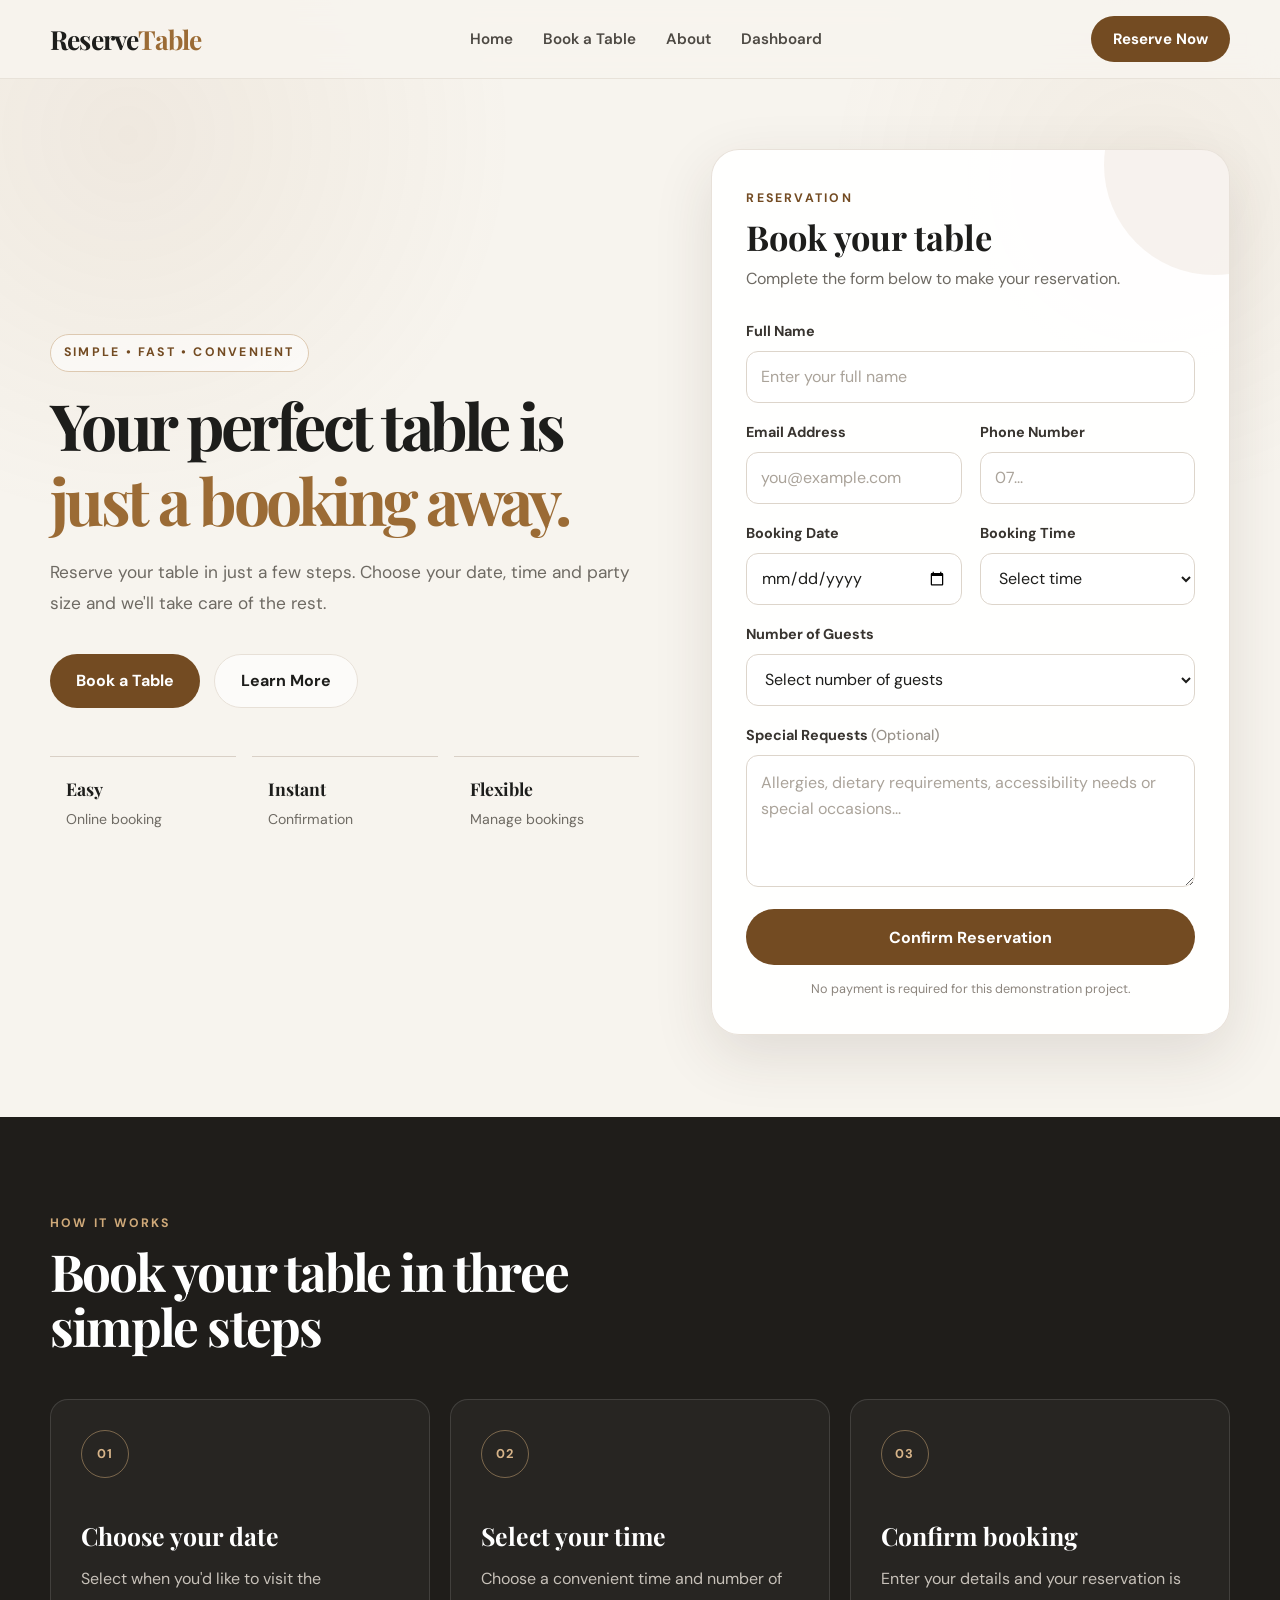
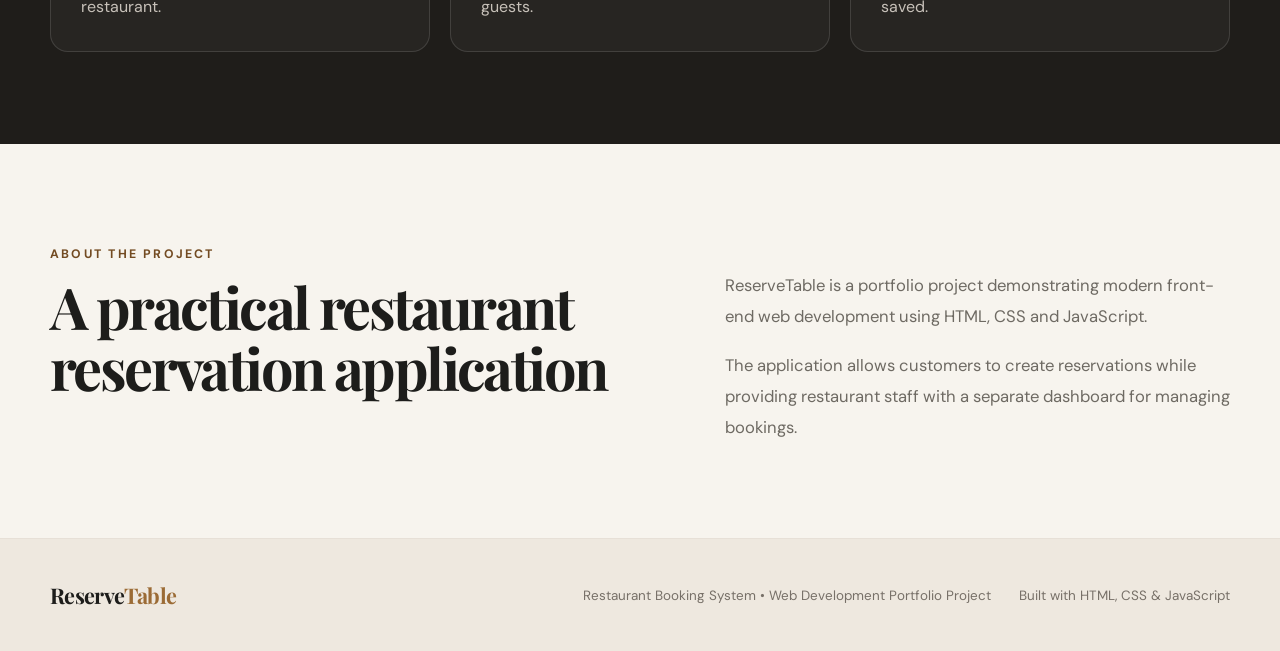
<file: index.html>
<!DOCTYPE html>
<html lang="en">
<head>
  <meta charset="UTF-8">
  <meta name="viewport" content="width=device-width, initial-scale=1.0">

  <meta
    name="description"
    content="A modern restaurant table reservation system built with HTML, CSS and JavaScript."
  >

  <title>ReserveTable | Restaurant Booking System</title>

  <link rel="preconnect" href="https://fonts.googleapis.com">
  <link rel="preconnect" href="https://fonts.gstatic.com" crossorigin>

  <link
    href="https://fonts.googleapis.com/css2?family=DM+Sans:wght@400;500;600;700&family=Playfair+Display:wght@600;700&display=swap"
    rel="stylesheet"
  >

  <link rel="stylesheet" href="style.css">
</head>

<body>

  <!-- =========================
       HEADER
  ========================== -->
  <header class="header">
    <div class="container nav-container">

      <a href="index.html" class="logo">
        Reserve<span>Table</span>
      </a>

      <nav class="navigation">
        <a href="#home">Home</a>
        <a href="#booking">Book a Table</a>
        <a href="#about">About</a>
        <a href="bookings.html">Dashboard</a>
      </nav>

      <a href="#booking" class="nav-button">
        Reserve Now
      </a>

      <button
        class="mobile-menu-button"
        id="mobile-menu-button"
        aria-label="Open navigation menu"
      >
        ☰
      </button>

    </div>
  </header>


  <!-- =========================
       HERO
  ========================== -->
  <main>

    <section class="hero" id="home">

      <div class="container hero-grid">

        <div class="hero-content">

          <span class="eyebrow">
            Simple • Fast • Convenient
          </span>

          <h1>
            Your perfect table is
            <span>just a booking away.</span>
          </h1>

          <p>
            Reserve your table in just a few steps.
            Choose your date, time and party size and
            we'll take care of the rest.
          </p>

          <div class="hero-actions">

            <a href="#booking" class="primary-button">
              Book a Table
            </a>

            <a href="#about" class="secondary-button">
              Learn More
            </a>

          </div>

          <div class="hero-features">

            <div>
              <strong>Easy</strong>
              <span>Online booking</span>
            </div>

            <div>
              <strong>Instant</strong>
              <span>Confirmation</span>
            </div>

            <div>
              <strong>Flexible</strong>
              <span>Manage bookings</span>
            </div>

          </div>

        </div>


        <!-- =========================
             BOOKING FORM
        ========================== -->

        <div class="booking-card" id="booking">

          <div class="booking-heading">

            <span class="form-label">
              RESERVATION
            </span>

            <h2>Book your table</h2>

            <p>
              Complete the form below to make your reservation.
            </p>

          </div>


          <form id="booking-form">

            <div class="form-grid">


              <!-- Name -->

              <div class="form-group full-width">

                <label for="name">
                  Full Name
                </label>

                <input
                  type="text"
                  id="name"
                  name="name"
                  placeholder="Enter your full name"
                  required
                >

              </div>


              <!-- Email -->

              <div class="form-group">

                <label for="email">
                  Email Address
                </label>

                <input
                  type="email"
                  id="email"
                  name="email"
                  placeholder="you@example.com"
                  required
                >

              </div>


              <!-- Phone -->

              <div class="form-group">

                <label for="phone">
                  Phone Number
                </label>

                <input
                  type="tel"
                  id="phone"
                  name="phone"
                  placeholder="07..."
                  required
                >

              </div>


              <!-- Date -->

              <div class="form-group">

                <label for="date">
                  Booking Date
                </label>

                <input
                  type="date"
                  id="date"
                  name="date"
                  required
                >

              </div>


              <!-- Time -->

              <div class="form-group">

                <label for="time">
                  Booking Time
                </label>

                <select
                  id="time"
                  name="time"
                  required
                >

                  <option value="">
                    Select time
                  </option>

                  <option>17:30</option>
                  <option>18:00</option>
                  <option>18:30</option>
                  <option>19:00</option>
                  <option>19:30</option>
                  <option>20:00</option>
                  <option>20:30</option>
                  <option>21:00</option>
                  <option>21:30</option>
                  <option>22:00</option>

                </select>

              </div>


              <!-- Guests -->

              <div class="form-group full-width">

                <label for="guests">
                  Number of Guests
                </label>

                <select
                  id="guests"
                  name="guests"
                  required
                >

                  <option value="">
                    Select number of guests
                  </option>

                  <option value="1">1 Guest</option>
                  <option value="2">2 Guests</option>
                  <option value="3">3 Guests</option>
                  <option value="4">4 Guests</option>
                  <option value="5">5 Guests</option>
                  <option value="6">6 Guests</option>
                  <option value="7">7 Guests</option>
                  <option value="8">8 Guests</option>
                  <option value="9">9 Guests</option>
                  <option value="10">10 Guests</option>
                  <option value="11">11+ Guests</option>

                </select>

              </div>


              <!-- Requests -->

              <div class="form-group full-width">

                <label for="requests">
                  Special Requests
                  <span>(Optional)</span>
                </label>

                <textarea
                  id="requests"
                  name="requests"
                  rows="4"
                  placeholder="Allergies, dietary requirements, accessibility needs or special occasions..."
                ></textarea>

              </div>

            </div>


            <button
              type="submit"
              class="booking-button"
            >
              Confirm Reservation
            </button>


            <p class="booking-note">
              No payment is required for this demonstration project.
            </p>

          </form>


          <div
            class="success-message"
            id="success-message"
            aria-live="polite"
          ></div>

        </div>

      </div>

    </section>


    <!-- =========================
         HOW IT WORKS
    ========================== -->

    <section class="steps-section">

      <div class="container">

        <div class="section-heading">

          <span>HOW IT WORKS</span>

          <h2>
            Book your table in three simple steps
          </h2>

        </div>


        <div class="steps-grid">

          <article class="step-card">

            <span class="step-number">
              01
            </span>

            <h3>
              Choose your date
            </h3>

            <p>
              Select when you'd like to visit the restaurant.
            </p>

          </article>


          <article class="step-card">

            <span class="step-number">
              02
            </span>

            <h3>
              Select your time
            </h3>

            <p>
              Choose a convenient time and number of guests.
            </p>

          </article>


          <article class="step-card">

            <span class="step-number">
              03
            </span>

            <h3>
              Confirm booking
            </h3>

            <p>
              Enter your details and your reservation is saved.
            </p>

          </article>

        </div>

      </div>

    </section>


    <!-- =========================
         ABOUT
    ========================== -->

    <section
      class="about-section"
      id="about"
    >

      <div class="container about-grid">

        <div>

          <span class="section-label">
            ABOUT THE PROJECT
          </span>

          <h2>
            A practical restaurant reservation application
          </h2>

        </div>


        <div class="about-text">

          <p>
            ReserveTable is a portfolio project demonstrating
            modern front-end web development using HTML,
            CSS and JavaScript.
          </p>

          <p>
            The application allows customers to create
            reservations while providing restaurant staff
            with a separate dashboard for managing bookings.
          </p>

        </div>

      </div>

    </section>

  </main>


  <!-- =========================
       FOOTER
  ========================== -->

  <footer class="footer">

    <div class="container footer-content">

      <a href="index.html" class="logo footer-logo">
        Reserve<span>Table</span>
      </a>

      <p>
        Restaurant Booking System • Web Development Portfolio Project
      </p>

      <p>
        Built with HTML, CSS & JavaScript
      </p>

    </div>

  </footer>


  <script src="script.js"></script>

</body>
</html>
</file>
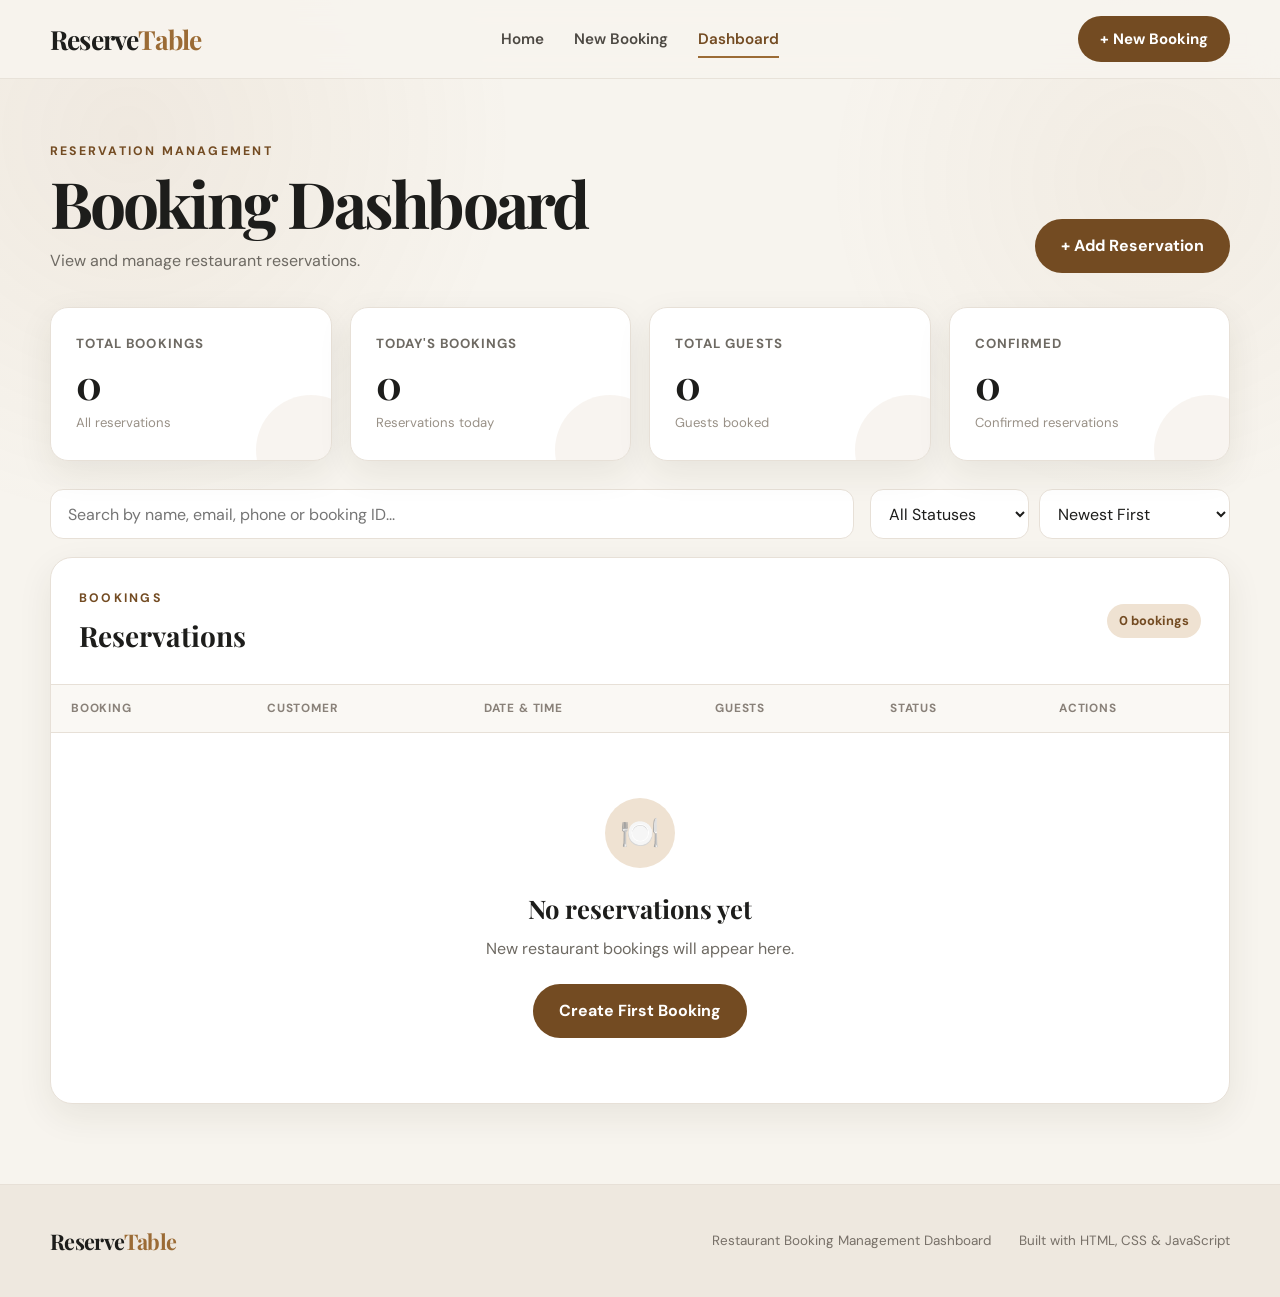
<file: bookings.html>
<!DOCTYPE html>
<html lang="en">

<head>

  <meta charset="UTF-8">

  <meta
    name="viewport"
    content="width=device-width, initial-scale=1.0"
  >

  <meta
    name="description"
    content="Restaurant reservation management dashboard."
  >

  <title>
    Booking Dashboard | ReserveTable
  </title>


  <!-- Google Fonts -->

  <link
    rel="preconnect"
    href="https://fonts.googleapis.com"
  >

  <link
    rel="preconnect"
    href="https://fonts.gstatic.com"
    crossorigin
  >

  <link
    href="https://fonts.googleapis.com/css2?family=DM+Sans:wght@400;500;600;700&family=Playfair+Display:wght@600;700&display=swap"
    rel="stylesheet"
  >


  <!-- Main CSS -->

  <link
    rel="stylesheet"
    href="style.css"
  >

</head>


<body class="dashboard-page">


  <!-- =========================
       HEADER
  ========================== -->

  <header class="header">

    <div class="container nav-container">

      <a
        href="index.html"
        class="logo"
      >
        Reserve<span>Table</span>
      </a>


      <nav class="navigation">

        <a href="index.html">
          Home
        </a>

        <a href="index.html#booking">
          New Booking
        </a>

        <a
          href="bookings.html"
          class="active-link"
        >
          Dashboard
        </a>

      </nav>


      <a
        href="index.html#booking"
        class="nav-button"
      >
        + New Booking
      </a>


      <button
        class="mobile-menu-button"
        id="mobile-menu-button"
        aria-label="Open navigation menu"
      >
        ☰
      </button>

    </div>

  </header>



  <!-- =========================
       MAIN DASHBOARD
  ========================== -->

  <main class="dashboard-main">


    <!-- Dashboard Heading -->

    <section class="dashboard-intro">

      <div class="container">

        <span class="section-label">
          RESERVATION MANAGEMENT
        </span>

        <div class="dashboard-title-row">

          <div>

            <h1>
              Booking Dashboard
            </h1>

            <p>
              View and manage restaurant reservations.
            </p>

          </div>


          <a
            href="index.html#booking"
            class="primary-button dashboard-add-button"
          >
            + Add Reservation
          </a>

        </div>

      </div>

    </section>



    <!-- =========================
         STATISTICS
    ========================== -->

    <section class="container">

      <div class="stats-grid">


        <!-- Total Bookings -->

        <article class="stat-card">

          <span class="stat-label">
            Total Bookings
          </span>

          <strong id="total-bookings">
            0
          </strong>

          <span class="stat-description">
            All reservations
          </span>

        </article>



        <!-- Today's Bookings -->

        <article class="stat-card">

          <span class="stat-label">
            Today's Bookings
          </span>

          <strong id="today-bookings">
            0
          </strong>

          <span class="stat-description">
            Reservations today
          </span>

        </article>



        <!-- Total Guests -->

        <article class="stat-card">

          <span class="stat-label">
            Total Guests
          </span>

          <strong id="total-guests">
            0
          </strong>

          <span class="stat-description">
            Guests booked
          </span>

        </article>



        <!-- Confirmed -->

        <article class="stat-card">

          <span class="stat-label">
            Confirmed
          </span>

          <strong id="confirmed-bookings">
            0
          </strong>

          <span class="stat-description">
            Confirmed reservations
          </span>

        </article>


      </div>

    </section>



    <!-- =========================
         BOOKINGS SECTION
    ========================== -->

    <section class="container bookings-section">


      <!-- Toolbar -->

      <div class="dashboard-toolbar">


        <!-- Search -->

        <div class="search-box">

          <label
            for="booking-search"
            class="sr-only"
          >
            Search bookings
          </label>

          <input
            type="search"
            id="booking-search"
            placeholder="Search by name, email, phone or booking ID..."
          >

        </div>



        <!-- Filters -->

        <div class="filter-group">


          <select
            id="status-filter"
            aria-label="Filter by booking status"
          >

            <option value="all">
              All Statuses
            </option>

            <option value="Confirmed">
              Confirmed
            </option>

            <option value="Cancelled">
              Cancelled
            </option>

          </select>


          <select
            id="sort-filter"
            aria-label="Sort bookings"
          >

            <option value="newest">
              Newest First
            </option>

            <option value="date">
              Booking Date
            </option>

            <option value="name">
              Customer Name
            </option>

          </select>


        </div>

      </div>



      <!-- Dashboard Card -->

      <div class="bookings-panel">


        <!-- Panel Heading -->

        <div class="bookings-panel-header">

          <div>

            <span class="form-label">
              BOOKINGS
            </span>

            <h2>
              Reservations
            </h2>

          </div>


          <span
            class="booking-result-count"
            id="booking-result-count"
          >
            0 bookings
          </span>

        </div>



        <!-- Table -->

        <div class="table-wrapper">

          <table class="bookings-table">


            <thead>

              <tr>

                <th>
                  Booking
                </th>

                <th>
                  Customer
                </th>

                <th>
                  Date & Time
                </th>

                <th>
                  Guests
                </th>

                <th>
                  Status
                </th>

                <th>
                  Actions
                </th>

              </tr>

            </thead>



            <tbody id="bookings-table-body">

              <!--
                JavaScript will add
                reservations here
              -->

            </tbody>


          </table>

        </div>



        <!-- Empty State -->

        <div
          class="empty-bookings"
          id="empty-bookings"
        >

          <div class="empty-icon">
            🍽️
          </div>

          <h3>
            No reservations yet
          </h3>

          <p>
            New restaurant bookings will appear here.
          </p>

          <a
            href="index.html#booking"
            class="primary-button"
          >
            Create First Booking
          </a>

        </div>


      </div>

    </section>


  </main>



  <!-- =========================
       EDIT BOOKING MODAL
  ========================== -->

  <div
    class="modal"
    id="edit-modal"
    aria-hidden="true"
  >

    <div class="modal-overlay"></div>


    <div
      class="modal-card"
      role="dialog"
      aria-modal="true"
      aria-labelledby="edit-modal-title"
    >


      <div class="modal-header">

        <div>

          <span class="form-label">
            EDIT RESERVATION
          </span>

          <h2 id="edit-modal-title">
            Update Booking
          </h2>

        </div>


        <button
          type="button"
          id="close-modal"
          class="modal-close"
          aria-label="Close edit form"
        >
          ×
        </button>

      </div>



      <form id="edit-booking-form">


        <input
          type="hidden"
          id="edit-id"
        >


        <div class="form-grid">


          <!-- Name -->

          <div class="form-group full-width">

            <label for="edit-name">
              Customer Name
            </label>

            <input
              type="text"
              id="edit-name"
              required
            >

          </div>



          <!-- Email -->

          <div class="form-group">

            <label for="edit-email">
              Email
            </label>

            <input
              type="email"
              id="edit-email"
              required
            >

          </div>



          <!-- Phone -->

          <div class="form-group">

            <label for="edit-phone">
              Phone
            </label>

            <input
              type="tel"
              id="edit-phone"
              required
            >

          </div>



          <!-- Date -->

          <div class="form-group">

            <label for="edit-date">
              Date
            </label>

            <input
              type="date"
              id="edit-date"
              required
            >

          </div>



          <!-- Time -->

          <div class="form-group">

            <label for="edit-time">
              Time
            </label>

            <select
              id="edit-time"
              required
            >

              <option value="17:30">
                17:30
              </option>

              <option value="18:00">
                18:00
              </option>

              <option value="18:30">
                18:30
              </option>

              <option value="19:00">
                19:00
              </option>

              <option value="19:30">
                19:30
              </option>

              <option value="20:00">
                20:00
              </option>

              <option value="20:30">
                20:30
              </option>

              <option value="21:00">
                21:00
              </option>

              <option value="21:30">
                21:30
              </option>

              <option value="22:00">
                22:00
              </option>

            </select>

          </div>



          <!-- Guests -->

          <div class="form-group">

            <label for="edit-guests">
              Guests
            </label>

            <input
              type="number"
              id="edit-guests"
              min="1"
              max="50"
              required
            >

          </div>



          <!-- Status -->

          <div class="form-group">

            <label for="edit-status">
              Status
            </label>

            <select
              id="edit-status"
              required
            >

              <option value="Confirmed">
                Confirmed
              </option>

              <option value="Cancelled">
                Cancelled
              </option>

            </select>

          </div>



          <!-- Requests -->

          <div class="form-group full-width">

            <label for="edit-requests">
              Special Requests
            </label>

            <textarea
              id="edit-requests"
              rows="4"
            ></textarea>

          </div>


        </div>



        <div class="modal-actions">

          <button
            type="button"
            class="secondary-button"
            id="cancel-edit"
          >
            Cancel
          </button>


          <button
            type="submit"
            class="booking-button"
          >
            Save Changes
          </button>

        </div>


      </form>


    </div>

  </div>



  <!-- =========================
       DELETE CONFIRMATION
  ========================== -->

  <div
    class="modal"
    id="delete-modal"
    aria-hidden="true"
  >

    <div class="modal-overlay"></div>


    <div class="modal-card delete-modal-card">

      <div class="delete-icon">
        !
      </div>

      <h2>
        Delete reservation?
      </h2>

      <p>
        This booking will be permanently removed.
      </p>


      <div class="modal-actions">

        <button
          type="button"
          class="secondary-button"
          id="cancel-delete"
        >
          Keep Booking
        </button>

        <button
          type="button"
          class="delete-confirm-button"
          id="confirm-delete"
        >
          Delete
        </button>

      </div>

    </div>

  </div>



  <!-- =========================
       FOOTER
  ========================== -->

  <footer class="footer">

    <div class="container footer-content">

      <a
        href="index.html"
        class="logo footer-logo"
      >
        Reserve<span>Table</span>
      </a>


      <p>
        Restaurant Booking Management Dashboard
      </p>


      <p>
        Built with HTML, CSS & JavaScript
      </p>

    </div>

  </footer>



  <!-- Dashboard JavaScript -->

  <script src="bookings.js"></script>


</body>

</html>
</file>
<file: style.css>
:root {
  --bg: #f7f4ee;
  --surface: #ffffff;
  --surface-soft: #fbf8f3;
  --text: #1d1d1b;
  --muted: #6e6a63;
  --line: #e7e0d7;
  --accent: #9b6b35;
  --accent-dark: #734b22;
  --accent-soft: #efe2d2;
  --success: #1f7a4d;

  --shadow: 0 20px 60px rgba(57, 45, 31, 0.12);
  --shadow-soft: 0 12px 35px rgba(57, 45, 31, 0.08);

  --radius-lg: 28px;
  --radius-md: 18px;
  --radius-sm: 12px;

  --container: 1180px;
}


/* =========================
   GENERAL
========================= */

* {
  box-sizing: border-box;
  margin: 0;
  padding: 0;
}

html {
  scroll-behavior: smooth;
}

body {
  min-height: 100vh;

  background: var(--bg);

  color: var(--text);

  font-family: "DM Sans", sans-serif;

  line-height: 1.6;
}

body::before {
  content: "";

  position: fixed;

  inset: 0;

  z-index: -1;

  pointer-events: none;

  background:
    radial-gradient(
      circle at 10% 15%,
      rgba(155, 107, 53, 0.08),
      transparent 28%
    ),
    radial-gradient(
      circle at 90% 20%,
      rgba(155, 107, 53, 0.06),
      transparent 24%
    );
}

a {
  color: inherit;
  text-decoration: none;
}

button,
input,
select,
textarea {
  font: inherit;
}

button {
  cursor: pointer;
}

img {
  max-width: 100%;
  display: block;
}

.container {
  width: min(
    var(--container),
    calc(100% - 40px)
  );

  margin-inline: auto;
}


/* =========================
   HEADER
========================= */

.header {
  position: sticky;

  top: 0;

  z-index: 1000;

  background: rgba(
    247,
    244,
    238,
    0.88
  );

  backdrop-filter: blur(14px);

  border-bottom: 1px solid
    rgba(231, 224, 215, 0.9);
}

.nav-container {
  min-height: 78px;

  display: flex;

  align-items: center;

  justify-content: space-between;

  gap: 24px;
}


/* Logo */

.logo {
  font-family: "Playfair Display", serif;

  font-size: 1.65rem;

  font-weight: 700;

  letter-spacing: -0.03em;
}

.logo span {
  color: var(--accent);
}


/* Navigation */

.navigation {
  display: flex;

  align-items: center;

  gap: 30px;
}

.navigation a {
  position: relative;

  color: #4d4943;

  font-size: 0.95rem;

  font-weight: 600;

  transition: color 0.2s ease;
}

.navigation a::after {
  content: "";

  position: absolute;

  left: 0;

  bottom: -7px;

  width: 0;

  height: 2px;

  background: var(--accent);

  transition: width 0.2s ease;
}

.navigation a:hover {
  color: var(--accent-dark);
}

.navigation a:hover::after {
  width: 100%;
}


/* Header Button */

.nav-button,
.primary-button,
.booking-button {
  display: inline-flex;

  align-items: center;

  justify-content: center;

  border: none;

  border-radius: 999px;

  background: var(--accent-dark);

  color: #ffffff;

  font-weight: 700;

  transition:
    transform 0.2s ease,
    box-shadow 0.2s ease,
    background 0.2s ease;
}

.nav-button {
  min-height: 46px;

  padding: 0 22px;

  font-size: 0.94rem;
}

.nav-button:hover,
.primary-button:hover,
.booking-button:hover {
  transform: translateY(-2px);

  background: #5e3a19;

  box-shadow:
    0 10px 28px
    rgba(115, 75, 34, 0.22);
}


/* Mobile Menu */

.mobile-menu-button {
  display: none;

  width: 46px;

  height: 46px;

  border: 1px solid var(--line);

  border-radius: 50%;

  background: var(--surface);

  color: var(--text);

  font-size: 1.3rem;
}


/* =========================
   HERO
========================= */

.hero {
  padding: 70px 0 82px;
}

.hero-grid {
  display: grid;

  grid-template-columns:
    minmax(0, 1fr)
    minmax(440px, 0.88fr);

  gap: 72px;

  align-items: center;
}

.hero-content {
  max-width: 620px;
}


/* Small Labels */

.eyebrow,
.form-label,
.section-label,
.section-heading > span {
  display: inline-block;

  color: var(--accent-dark);

  font-size: 0.77rem;

  font-weight: 700;

  letter-spacing: 0.18em;

  text-transform: uppercase;
}

.eyebrow {
  margin-bottom: 22px;

  padding: 8px 13px;

  border: 1px solid #ddc9b1;

  border-radius: 999px;

  background:
    rgba(255, 255, 255, 0.55);
}


/* Hero Title */

.hero-content h1 {
  max-width: 700px;

  font-family: "Playfair Display", serif;

font-size: clamp(3rem, 5vw, 5rem);
  line-height: 0.98;

  letter-spacing: -0.055em;
}

.hero-content h1 span {
  display: block;

  margin-top: 12px;

  color: var(--accent);
}

.hero-content > p {
  max-width: 590px;

  margin-top: 26px;

  color: var(--muted);

  font-size: 1.08rem;

  line-height: 1.8;
}


/* Hero Buttons */

.hero-actions {
  display: flex;

  flex-wrap: wrap;

  gap: 14px;

  margin-top: 34px;
}

.primary-button,
.secondary-button {
  min-height: 54px;

  padding: 0 26px;
}

.secondary-button {
  display: inline-flex;

  align-items: center;

  justify-content: center;

  border: 1px solid var(--line);

  border-radius: 999px;

  background:
    rgba(255, 255, 255, 0.65);

  font-weight: 700;

  transition:
    background 0.2s ease,
    border-color 0.2s ease,
    transform 0.2s ease;
}

.secondary-button:hover {
  transform: translateY(-2px);

  border-color: #cdb79e;

  background: #ffffff;
}


/* Hero Features */

.hero-features {
  display: grid;

  grid-template-columns:
    repeat(3, 1fr);

  gap: 16px;

  margin-top: 48px;
}

.hero-features div {
  padding: 18px 16px;

  border-top:
    1px solid #d9d0c6;
}

.hero-features strong {
  display: block;

  margin-bottom: 3px;

  font-family:
    "Playfair Display",
    serif;

  font-size: 1.1rem;
}

.hero-features span {
  color: var(--muted);

  font-size: 0.88rem;
}


/* =========================
   BOOKING CARD
========================= */

.booking-card {
  position: relative;

  overflow: hidden;

  padding: 34px;

  background:
    rgba(255, 255, 255, 0.94);

  border:
    1px solid
    rgba(231, 224, 215, 0.95);

  border-radius: var(--radius-lg);

  box-shadow: var(--shadow);
}

.booking-card::before {
  content: "";

  position: absolute;

  top: -95px;

  right: -95px;

  width: 220px;

  height: 220px;

  border-radius: 50%;

  background:
    rgba(155, 107, 53, 0.08);
}


/* Booking Header */

.booking-heading {
  position: relative;

  margin-bottom: 28px;
}

.booking-heading h2 {
  margin-top: 8px;

  font-family:
    "Playfair Display",
    serif;

  font-size: 2.15rem;

  line-height: 1.15;
}

.booking-heading p {
  margin-top: 9px;

  color: var(--muted);
}


/* =========================
   FORM
========================= */

.form-grid {
  display: grid;

  grid-template-columns:
    repeat(2, minmax(0, 1fr));

  gap: 18px;
}

.form-group {
  display: flex;

  flex-direction: column;

  gap: 8px;
}

.full-width {
  grid-column: 1 / -1;
}

.form-group label {
  color: #38342f;

  font-size: 0.9rem;

  font-weight: 700;
}

.form-group label span {
  color: #9a948c;

  font-weight: 500;
}

.form-group input,
.form-group select,
.form-group textarea {
  width: 100%;

  border:
    1px solid #ddd5cb;

  border-radius:
    var(--radius-sm);

  outline: none;

  background: #ffffff;

  color: var(--text);

  transition:
    border-color 0.2s ease,
    box-shadow 0.2s ease,
    background 0.2s ease;
}

.form-group input,
.form-group select {
  height: 52px;

  padding: 0 14px;
}

.form-group textarea {
  min-height: 112px;

  padding: 14px;

  resize: vertical;
}

.form-group input::placeholder,
.form-group textarea::placeholder {
  color: #aaa39a;
}

.form-group input:focus,
.form-group select:focus,
.form-group textarea:focus {
  border-color:
    var(--accent);

  background: #fffdf9;

  box-shadow:
    0 0 0 4px
    rgba(155, 107, 53, 0.1);
}


/* Booking Button */

.booking-button {
  width: 100%;

  min-height: 56px;

  margin-top: 22px;

  font-size: 1rem;
}

.booking-note {
  margin-top: 14px;

  color: #8c857d;

  font-size: 0.79rem;

  text-align: center;
}


/* Success Message */

.success-message {
  display: none;

  margin-top: 18px;

  padding: 14px 16px;

  border:
    1px solid #b9dbc9;

  border-radius: 12px;

  background: #eef8f2;

  color: var(--success);

  font-weight: 700;
}

.success-message.show {
  display: block;
}


/* =========================
   HOW IT WORKS
========================= */

.steps-section {
  padding: 92px 0;

  background: #1f1d1a;

  color: #ffffff;
}

.section-heading {
  max-width: 650px;

  margin-bottom: 44px;
}

.section-heading > span {
  color: #cfa979;
}

.section-heading h2 {
  margin-top: 10px;

  font-family:
    "Playfair Display",
    serif;

  font-size:
    clamp(
      2.35rem,
      4vw,
      4rem
    );

  line-height: 1.08;

  letter-spacing: -0.035em;
}


/* Steps */

.steps-grid {
  display: grid;

  grid-template-columns:
    repeat(3, 1fr);

  gap: 20px;
}

.step-card {
  position: relative;

  min-height: 240px;

  padding: 30px;

  border:
    1px solid
    rgba(255, 255, 255, 0.12);

  border-radius:
    var(--radius-md);

  background:
    rgba(255, 255, 255, 0.04);

  transition:
    transform 0.2s ease,
    background 0.2s ease,
    border-color 0.2s ease;
}

.step-card:hover {
  transform:
    translateY(-5px);

  border-color:
    rgba(207, 169, 121, 0.42);

  background:
    rgba(255, 255, 255, 0.07);
}

.step-number {
  display: inline-flex;

  width: 48px;

  height: 48px;

  align-items: center;

  justify-content: center;

  border:
    1px solid
    rgba(207, 169, 121, 0.5);

  border-radius: 50%;

  color: #d7b489;

  font-size: 0.8rem;

  font-weight: 700;

  letter-spacing: 0.08em;
}

.step-card h3 {
  margin-top: 38px;

  font-family:
    "Playfair Display",
    serif;

  font-size: 1.55rem;
}

.step-card p {
  margin-top: 10px;

  color: #c7c1b9;

  line-height: 1.75;
}


/* =========================
   ABOUT
========================= */

.about-section {
  padding: 96px 0;
}

.about-grid {
  display: grid;

  grid-template-columns:
    1fr 0.85fr;

  gap: 80px;

  align-items: start;
}

.about-section h2 {
  max-width: 660px;

  margin-top: 10px;

  font-family:
    "Playfair Display",
    serif;

  font-size:
    clamp(
      2.35rem,
      4.5vw,
      4.6rem
    );

  line-height: 1.05;

  letter-spacing: -0.045em;
}

.about-text {
  padding-top: 30px;
}

.about-text p {
  color: var(--muted);

  font-size: 1.04rem;

  line-height: 1.85;
}

.about-text p + p {
  margin-top: 18px;
}


/* =========================
   FOOTER
========================= */

.footer {
  border-top:
    1px solid var(--line);

  background: #eee8df;
}

.footer-content {
  min-height: 112px;

  display: grid;

  grid-template-columns:
    1fr auto auto;

  gap: 28px;

  align-items: center;
}

.footer-content p {
  color: #777068;

  font-size: 0.84rem;
}

.footer-logo {
  font-size: 1.35rem;
}


/* =========================
   TABLET
========================= */

@media (max-width: 1000px) {

  .navigation,
  .nav-button {
    display: none;
  }

  .mobile-menu-button {
    display: inline-grid;

    place-items: center;
  }

  .navigation.open {
    position: absolute;

    top: 78px;

    left: 20px;

    right: 20px;

    display: flex;

    flex-direction: column;

    align-items: stretch;

    gap: 0;

    padding: 14px;

    border:
      1px solid var(--line);

    border-radius: 16px;

    background: #ffffff;

    box-shadow:
      var(--shadow-soft);
  }

  .navigation.open a {
    padding: 13px 12px;

    border-radius: 10px;
  }

  .navigation.open a:hover {
    background:
      var(--surface-soft);
  }

  .navigation.open a::after {
    display: none;
  }

  .hero {
    padding-top: 48px;
  }

  .hero-grid {
    grid-template-columns: 1fr;

    gap: 48px;
  }

  .hero-content {
    max-width: 760px;
  }

  .booking-card {
    max-width: 760px;
  }

  .about-grid {
    grid-template-columns: 1fr;

    gap: 30px;
  }

  .about-text {
    max-width: 720px;

    padding-top: 0;
  }

  .footer-content {
    grid-template-columns: 1fr;

    gap: 10px;

    padding: 28px 0;
  }
}


/* =========================
   MOBILE
========================= */

@media (max-width: 760px) {

  .container {
    width:
      min(
        100% - 28px,
        var(--container)
      );
  }

  .nav-container {
    min-height: 70px;
  }

  .navigation.open {
    top: 70px;

    left: 14px;

    right: 14px;
  }

  .hero {
    padding: 42px 0 60px;
  }

  .hero-content h1 {
    font-size:
      clamp(
        2.75rem,
        14vw,
        4.2rem
      );
  }

  .hero-content > p {
    font-size: 1rem;
  }

  .hero-features {
    grid-template-columns: 1fr;

    gap: 0;

    margin-top: 36px;
  }

  .hero-features div {
    display: flex;

    align-items: center;

    justify-content:
      space-between;

    gap: 12px;
  }

  .booking-card {
    padding: 24px 18px;

    border-radius: 22px;
  }

  .booking-heading h2 {
    font-size: 1.9rem;
  }

  .form-grid {
    grid-template-columns: 1fr;
  }

  .full-width {
    grid-column: auto;
  }

  .steps-section {
    padding: 72px 0;
  }

  .steps-grid {
    grid-template-columns: 1fr;
  }

  .step-card {
    min-height: 0;
  }

  .step-card h3 {
    margin-top: 28px;
  }

  .about-section {
    padding: 72px 0;
  }
}


/* =========================
   SMALL MOBILE
========================= */

@media (max-width: 520px) {

  .hero-actions {
    flex-direction: column;
  }

  .primary-button,
  .secondary-button {
    width: 100%;
  }

  .logo {
    font-size: 1.45rem;
  }

  .mobile-menu-button {
    width: 42px;

    height: 42px;
  }

  .booking-card {
    padding-inline: 16px;
  }
}
/* ==================================================
   BOOKING MANAGEMENT DASHBOARD
================================================== */

.dashboard-page {
  background: #f7f4ee;
}

.dashboard-main {
  min-height: calc(100vh - 190px);
  padding-bottom: 80px;
}


/* =========================
   DASHBOARD INTRO
========================= */

.dashboard-intro {
  padding: 58px 0 34px;
}

.dashboard-title-row {
  display: flex;
  align-items: flex-end;
  justify-content: space-between;
  gap: 30px;
  margin-top: 8px;
}

.dashboard-title-row h1 {
  font-family: "Playfair Display", serif;
  font-size: clamp(2.5rem, 5vw, 4.8rem);
  line-height: 1;
  letter-spacing: -0.045em;
}

.dashboard-title-row p {
  margin-top: 13px;
  color: var(--muted);
  font-size: 1rem;
}

.dashboard-add-button {
  min-width: 170px;
  white-space: nowrap;
}


/* =========================
   ACTIVE NAVIGATION
========================= */

.navigation .active-link {
  color: var(--accent-dark);
}

.navigation .active-link::after {
  width: 100%;
}


/* =========================
   STATISTICS
========================= */

.stats-grid {
  display: grid;
  grid-template-columns: repeat(4, 1fr);
  gap: 18px;
  margin-bottom: 28px;
}

.stat-card {
  position: relative;
  overflow: hidden;
  padding: 25px;
  background: var(--surface);
  border: 1px solid var(--line);
  border-radius: var(--radius-md);
  box-shadow: var(--shadow-soft);
}

.stat-card::after {
  content: "";

  position: absolute;

  right: -35px;
  bottom: -45px;

  width: 110px;
  height: 110px;

  border-radius: 50%;

  background: rgba(155, 107, 53, 0.07);
}

.stat-label {
  display: block;

  color: var(--muted);

  font-size: 0.83rem;

  font-weight: 700;

  text-transform: uppercase;

  letter-spacing: 0.08em;
}

.stat-card strong {
  display: block;

  margin: 10px 0 5px;

  font-family: "Playfair Display", serif;

  font-size: 2.5rem;

  line-height: 1;

  color: var(--text);
}

.stat-description {
  color: #999187;

  font-size: 0.82rem;
}


/* =========================
   BOOKINGS SECTION
========================= */

.bookings-section {
  margin-top: 10px;
}


/* Toolbar */

.dashboard-toolbar {
  display: flex;

  justify-content: space-between;

  align-items: center;

  gap: 16px;

  margin-bottom: 18px;
}

.search-box {
  flex: 1;
}

.search-box input {
  width: 100%;

  height: 50px;

  padding: 0 17px;

  border: 1px solid var(--line);

  border-radius: 13px;

  outline: none;

  background: #ffffff;

  color: var(--text);

  transition:
    border-color 0.2s ease,
    box-shadow 0.2s ease;
}

.search-box input:focus {
  border-color: var(--accent);

  box-shadow:
    0 0 0 4px
    rgba(155, 107, 53, 0.1);
}

.filter-group {
  display: flex;

  gap: 10px;
}

.filter-group select {
  height: 50px;

  min-width: 150px;

  padding: 0 36px 0 14px;

  border: 1px solid var(--line);

  border-radius: 13px;

  outline: none;

  background: #ffffff;

  color: var(--text);
}


/* =========================
   BOOKINGS PANEL
========================= */

.bookings-panel {
  overflow: hidden;

  background: var(--surface);

  border: 1px solid var(--line);

  border-radius: 22px;

  box-shadow: var(--shadow-soft);
}

.bookings-panel-header {
  display: flex;

  align-items: center;

  justify-content: space-between;

  gap: 20px;

  padding: 26px 28px;

  border-bottom: 1px solid var(--line);
}

.bookings-panel-header h2 {
  margin-top: 4px;

  font-family:
    "Playfair Display",
    serif;

  font-size: 1.75rem;
}

.booking-result-count {
  padding: 7px 12px;

  border-radius: 999px;

  background: var(--accent-soft);

  color: var(--accent-dark);

  font-size: 0.8rem;

  font-weight: 700;
}


/* =========================
   TABLE
========================= */

.table-wrapper {
  width: 100%;

  overflow-x: auto;
}

.bookings-table {
  width: 100%;

  min-width: 900px;

  border-collapse: collapse;
}

.bookings-table th {
  padding: 14px 20px;

  background: #faf8f4;

  border-bottom: 1px solid var(--line);

  color: #898179;

  font-size: 0.74rem;

  font-weight: 700;

  letter-spacing: 0.07em;

  text-align: left;

  text-transform: uppercase;
}

.bookings-table td {
  padding: 18px 20px;

  border-bottom: 1px solid #eee9e2;

  vertical-align: middle;

  font-size: 0.9rem;
}

.bookings-table tbody tr {
  transition: background 0.2s ease;
}

.bookings-table tbody tr:hover {
  background: #fcfaf7;
}

.bookings-table tbody tr:last-child td {
  border-bottom: none;
}


/* Booking Reference */

.booking-reference {
  color: var(--accent-dark);

  font-size: 0.83rem;

  font-weight: 700;
}


/* Customer */

.customer-name {
  display: block;

  font-weight: 700;

  color: var(--text);
}

.customer-email {
  display: block;

  margin-top: 3px;

  color: var(--muted);

  font-size: 0.8rem;
}


/* Date */

.booking-date {
  display: block;

  font-weight: 600;
}

.booking-time {
  display: block;

  margin-top: 3px;

  color: var(--muted);

  font-size: 0.82rem;
}


/* =========================
   STATUS BADGES
========================= */

.status-badge {
  display: inline-flex;

  align-items: center;

  justify-content: center;

  padding: 6px 11px;

  border-radius: 999px;

  font-size: 0.76rem;

  font-weight: 700;
}

.status-confirmed {
  background: #e9f7ef;

  color: #247649;
}

.status-cancelled {
  background: #fff0ef;

  color: #b2453c;
}


/* =========================
   ACTION BUTTONS
========================= */

.action-buttons {
  display: flex;

  gap: 7px;
}

.edit-button,
.delete-button {
  min-height: 36px;

  padding: 0 12px;

  border-radius: 9px;

  font-size: 0.78rem;

  font-weight: 700;

  transition:
    transform 0.2s ease,
    background 0.2s ease;
}

.edit-button {
  border: 1px solid #d8cab9;

  background: #faf6f0;

  color: var(--accent-dark);
}

.edit-button:hover {
  transform: translateY(-1px);

  background: var(--accent-soft);
}

.delete-button {
  border: 1px solid #efd1ce;

  background: #fff5f4;

  color: #a83b34;
}

.delete-button:hover {
  transform: translateY(-1px);

  background: #fde9e7;
}


/* =========================
   EMPTY BOOKINGS
========================= */

.empty-bookings {
  display: none;

  padding: 65px 25px;

  text-align: center;
}

.empty-bookings.show {
  display: block;
}

.empty-icon {
  display: grid;

  width: 70px;

  height: 70px;

  place-items: center;

  margin: 0 auto 20px;

  border-radius: 50%;

  background: var(--accent-soft);

  font-size: 2rem;
}

.empty-bookings h3 {
  font-family:
    "Playfair Display",
    serif;

  font-size: 1.6rem;
}

.empty-bookings p {
  margin: 7px 0 22px;

  color: var(--muted);
}


/* =========================
   ACCESSIBILITY
========================= */

.sr-only {
  position: absolute;

  width: 1px;

  height: 1px;

  padding: 0;

  margin: -1px;

  overflow: hidden;

  clip: rect(0, 0, 0, 0);

  white-space: nowrap;

  border: 0;
}


/* =========================
   MODALS
========================= */

.modal {
  position: fixed;

  inset: 0;

  z-index: 2000;

  display: none;

  align-items: center;

  justify-content: center;

  padding: 20px;
}

.modal.open {
  display: flex;
}

.modal-overlay {
  position: absolute;

  inset: 0;

  background: rgba(20, 18, 15, 0.55);

  backdrop-filter: blur(5px);
}

.modal-card {
  position: relative;

  z-index: 1;

  width: min(620px, 100%);

  max-height: 90vh;

  overflow-y: auto;

  padding: 30px;

  background: #ffffff;

  border-radius: 24px;

  box-shadow:
    0 30px 90px
    rgba(0, 0, 0, 0.25);
}

.modal-header {
  display: flex;

  align-items: flex-start;

  justify-content: space-between;

  gap: 20px;

  margin-bottom: 25px;
}

.modal-header h2 {
  margin-top: 5px;

  font-family:
    "Playfair Display",
    serif;

  font-size: 2rem;
}

.modal-close {
  display: grid;

  width: 42px;

  height: 42px;

  flex-shrink: 0;

  place-items: center;

  border: 1px solid var(--line);

  border-radius: 50%;

  background: #faf8f4;

  color: var(--text);

  font-size: 1.5rem;
}

.modal-actions {
  display: flex;

  justify-content: flex-end;

  gap: 12px;

  margin-top: 25px;
}

.modal-actions .secondary-button,
.modal-actions .booking-button {
  width: auto;

  min-width: 125px;

  margin-top: 0;
}


/* =========================
   DELETE MODAL
========================= */

.delete-modal-card {
  max-width: 430px;

  text-align: center;
}

.delete-icon {
  display: grid;

  width: 62px;

  height: 62px;

  place-items: center;

  margin: 0 auto 20px;

  border-radius: 50%;

  background: #fff0ef;

  color: #b2453c;

  font-family:
    "Playfair Display",
    serif;

  font-size: 2rem;

  font-weight: 700;
}

.delete-modal-card h2 {
  font-family:
    "Playfair Display",
    serif;

  font-size: 1.8rem;
}

.delete-modal-card > p {
  margin-top: 9px;

  color: var(--muted);
}

.delete-modal-card .modal-actions {
  justify-content: center;
}

.delete-confirm-button {
  min-width: 120px;

  min-height: 54px;

  border: none;

  border-radius: 999px;

  background: #a83b34;

  color: #ffffff;

  font-weight: 700;

  transition:
    background 0.2s ease,
    transform 0.2s ease;
}

.delete-confirm-button:hover {
  transform: translateY(-2px);

  background: #8c2f29;
}


/* =========================
   TABLET
========================= */

@media (max-width: 950px) {

  .stats-grid {
    grid-template-columns:
      repeat(2, 1fr);
  }

  .dashboard-title-row {
    align-items: flex-start;
  }

}


/* =========================
   MOBILE
========================= */

@media (max-width: 700px) {

  .dashboard-intro {
    padding-top: 40px;
  }

  .dashboard-title-row {
    flex-direction: column;

    align-items: stretch;
  }

  .dashboard-add-button {
    width: 100%;
  }

  .stats-grid {
    grid-template-columns: 1fr 1fr;

    gap: 12px;
  }

  .stat-card {
    padding: 19px;
  }

  .stat-card strong {
    font-size: 2rem;
  }

  .dashboard-toolbar {
    flex-direction: column;

    align-items: stretch;
  }

  .filter-group {
    width: 100%;
  }

  .filter-group select {
    width: 50%;

    min-width: 0;
  }

  .bookings-panel-header {
    padding: 20px;

    align-items: flex-start;
  }

  .modal-card {
    padding: 22px 18px;
  }

}


/* =========================
   SMALL MOBILE
========================= */

@media (max-width: 480px) {

  .stats-grid {
    grid-template-columns: 1fr;
  }

  .filter-group {
    flex-direction: column;
  }

  .filter-group select {
    width: 100%;
  }

  .bookings-panel-header {
    flex-direction: column;

    gap: 12px;
  }

  .modal-actions {
    flex-direction: column-reverse;
  }

  .modal-actions .secondary-button,
  .modal-actions .booking-button,
  .delete-confirm-button {
    width: 100%;
  }

}
</file>
